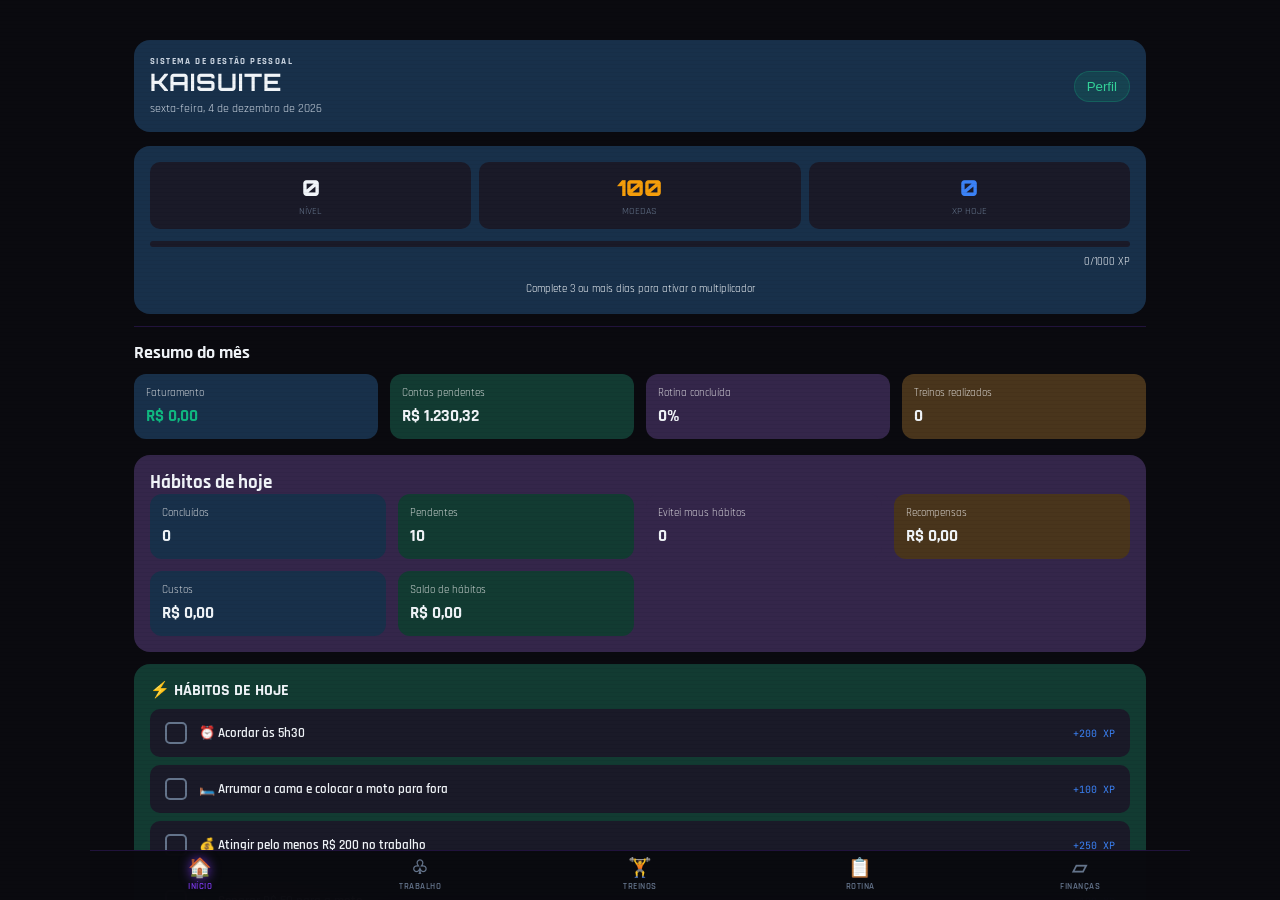
<file: index.html>
<!DOCTYPE html>
<html lang="pt-BR">
<head>
  <meta charset="UTF-8">
  <meta name="viewport" content="width=device-width, initial-scale=1.0, maximum-scale=1.0, user-scalable=no">
  <meta http-equiv="Cache-Control" content="no-cache, no-store, must-revalidate">
  <meta http-equiv="Pragma" content="no-cache">
  <meta http-equiv="Expires" content="0">
  <title>KaiSuite - Gestão Pessoal</title>
  <link rel="manifest" href="manifest.json">
  <link rel="stylesheet" href="css/style.css">
  <meta name="theme-color" content="#7c3aed">
  <link href="https://fonts.googleapis.com/css2?family=Rajdhani:wght@400;600;700&family=Orbitron:wght@400;700;900&family=JetBrains+Mono:wght@400;500&display=swap" rel="stylesheet">
  <style>
    :root {
      --bg: #0a0a0f;
      --card: #14141e;
      --card2: #1a1a28;
      --purple: #7c3aed;
      --red: #ef4444;
      --gold: #f59e0b;
      --green: #10b981;
      --blue: #3b82f6;
      --text: #f1f5f9;
      --muted: #64748b;
      --border: rgba(124,58,237,0.2);
    }
    * { margin: 0; padding: 0; box-sizing: border-box; -webkit-tap-highlight-color: transparent; }
    body {
      background: var(--bg);
      color: var(--text);
      font-family: 'Rajdhani', sans-serif;
      max-width: 430px;
      margin: 0 auto;
      height: 100vh;
      display: flex;
      flex-direction: column;
      overflow: hidden;
    }
    #screen-area {
      flex: 1;
      overflow-y: auto;
      padding: 16px;
      padding-bottom: 70px;
    }
      /* SCROLL AREA */
      #screen-area {
        flex: 1;
        overflow-y: auto;
        overflow-x: hidden;
        scrollbar-width: none;
        padding-bottom: 70px;
      }
      #screen-area::-webkit-scrollbar {
        display: none;
      }

    .screen { display: none; }
    .screen.active { display: block; }
    
    .card {
      background: var(--card);
      border-radius: 14px;
      border: 1px solid var(--border);
      padding: 16px;
      margin-bottom: 12px;
    }
    
    .stats-grid {
      display: grid;
      grid-template-columns: repeat(3, 1fr);
      gap: 8px;
      margin-bottom: 12px;
    }
    .stat-box {
      background: var(--card2);
      border-radius: 10px;
      padding: 12px;
      text-align: center;
    }
    .stat-value {
      font-family: 'Orbitron', monospace;
      font-size: 22px;
      font-weight: 900;
    }
    .stat-label {
      font-size: 10px;
      color: var(--muted);
      margin-top: 4px;
    }
    
    .prog-bar {
      height: 6px;
      background: var(--card2);
      border-radius: 3px;
      overflow: hidden;
      margin: 8px 0;
    }
    .prog-fill {
      height: 100%;
      background: linear-gradient(90deg, var(--purple), var(--blue));
      width: 0%;
      transition: width 0.3s;
    }
    
    .task-row {
      display: flex;
      align-items: center;
      gap: 12px;
      padding: 12px 14px;
      background: var(--card2);
      border-radius: 10px;
      margin-bottom: 8px;
      cursor: pointer;
    }
    .task-row.done { background: rgba(16,185,129,0.1); }
    .task-check {
      width: 22px;
      height: 22px;
      border-radius: 5px;
      border: 2px solid var(--muted);
      display: flex;
      align-items: center;
      justify-content: center;
    }
    .task-row.done .task-check { background: var(--green); border-color: var(--green); color: #000; }
    .task-label { flex: 1; font-weight: 600; font-size: 13px; }
    .task-xp { font-size: 10px; color: var(--blue); font-family: 'JetBrains Mono', monospace; }
    .task-time { font-size: 10px; color: var(--gold); font-family: 'JetBrains Mono', monospace; min-width: 50px; }
    
    .bad-row {
      display: flex;
      align-items: center;
      justify-content: space-between;
      gap: 8px;
      flex-wrap: wrap;
      padding: 12px;
      background: rgba(239,68,68,0.1);
      border-radius: 10px;
      margin-bottom: 8px;
      cursor: pointer;
    }
    .bad-row > span:first-child { flex:1 1 140px; min-width:0; line-height:1.35; }
    .bad-row > span:last-child { display:flex; flex:0 0 auto; gap:6px; }
    .bad-row .date-step { width:auto; min-width:64px; padding:8px 10px; border:1px solid rgba(255,255,255,.12); border-radius:8px; font-size:12px; line-height:1.2; white-space:nowrap; }
    
    .nav {
      position: fixed;
      bottom: 0;
      left: 50%;
      transform: translateX(-50%);
      width: 100%;
      max-width: 430px;
      background: rgba(10,10,15,0.97);
      border-top: 1px solid var(--border);
      display: flex;
      backdrop-filter: blur(20px);
    }
    .nav-btn {
      flex: 1;
      display: flex;
      flex-direction: column;
      align-items: center;
      padding: 8px;
      background: none;
      border: none;
      color: var(--muted);
      font-size: 9px;
      cursor: pointer;
    }
    .nav-btn.active { color: var(--purple); }
    .nav-icon { font-size: 18px; }
    
    .routine-item {
      display: flex;
      align-items: center;
      gap: 10px;
      padding: 10px 12px;
      background: var(--card2);
      border-radius: 10px;
      margin-bottom: 6px;
      cursor: pointer;
    }
    .routine-item.done { background: rgba(16,185,129,0.1); }
    .routine-time { font-size: 9px; color: var(--gold); font-family: 'JetBrains Mono', monospace; min-width: 45px; }
    .routine-text { font-size: 12px; flex: 1; }
    .routine-detail { font-size: 10px; color: var(--muted); margin-left: 32px; margin-bottom: 6px; }
    
    .btn {
      width: 100%;
      padding: 12px;
      border-radius: 10px;
      border: none;
      font-weight: 700;
      cursor: pointer;
      margin-top: 8px;
    }
    .btn-primary { background: var(--purple); color: white; }
    .btn-danger { background: rgba(239,68,68,0.2); color: var(--red); }
    .btn-success { background: var(--green); color: white; }
    
    .overlay {
      position: fixed;
      inset: 0;
      background: rgba(0,0,0,0.8);
      display: none;
      align-items: center;
      justify-content: center;
      z-index: 1000;
    }
    .overlay.open { display: flex; }
    .modal {
      background: var(--card);
      border-radius: 20px;
      padding: 24px;
      width: 90%;
      max-width: 350px;
    }
    .toast {
      position: fixed;
      bottom: 80px;
      left: 50%;
      transform: translateX(-50%);
      background: var(--card);
      padding: 10px 20px;
      border-radius: 10px;
      font-size: 12px;
      display: none;
      z-index: 2000;
    }
    .toast.show { display: block; }
    .lvlup {
      position: fixed;
      top: 50%;
      left: 50%;
      transform: translate(-50%, -50%);
      background: var(--card);
      padding: 30px;
      border-radius: 20px;
      text-align: center;
      display: none;
      z-index: 2000;
    }
    .lvlup.show { display: block; animation: pop 2s ease forwards; }
    @keyframes pop {
      0% { opacity: 0; transform: translate(-50%, -50%) scale(0.8); }
      20% { opacity: 1; transform: translate(-50%, -50%) scale(1.1); }
      80% { opacity: 1; }
      100% { opacity: 0; transform: translate(-50%, -50%) scale(0.9); }
    }
    .multiplier-badge {
      background: var(--gold);
      color: #000;
      padding: 4px 10px;
      border-radius: 20px;
      font-size: 11px;
      font-weight: bold;
    }
    .time-block {
      margin-bottom: 16px;
    }
    .time-title {
      font-family: 'Orbitron', monospace;
      font-size: 14px;
      color: var(--purple);
      margin: 12px 0 8px 0;
      border-left: 3px solid var(--purple);
      padding-left: 10px;
    }
    .handstand-prog {
      display: grid;
      grid-template-columns: 1fr auto;
      align-items: center;
      gap: 8px;
      margin-bottom: 8px;
    }
    .dashboard-header,.module-heading { display:flex; justify-content:space-between; align-items:center; gap:12px; margin-bottom:18px; }
    .dashboard-header h1 { font-family:'Orbitron',sans-serif; font-size:24px; letter-spacing:1px; }
    .brand-small { color:var(--muted); font-size:9px; font-weight:700; letter-spacing:1.4px; margin:0; }
    .dashboard-date,.module-heading p:not(.brand-small) { color:var(--muted); font-size:12px; margin-top:4px; }
    .view-badge { background:rgba(16,185,129,.14); color:#34d399; border:1px solid rgba(16,185,129,.25); border-radius:999px; padding:7px 12px; width:auto; }
    .dashboard-header { padding:16px; border-radius:16px; background:#18304a; margin-bottom:14px; }
    .dashboard-header .brand-small,.dashboard-date,.module-heading p:not(.brand-small) { color:#cbd5e1; }
    .module-heading { padding:16px; border-radius:16px; margin-bottom:14px; }
    #screen-work .module-heading { background:#123b32; }
    #screen-training .module-heading { background:#34264a; }
    #screen-routine .module-heading { background:#49351c; }
    #screen-finances .module-heading { background:#402630; }
    .dashboard-xp { background:#18304a; border:0; border-radius:16px; }
    .dashboard-habits-summary { background:#34264a; border:0; border-radius:16px; }
    .dashboard-tasks { background:#123b32; border:0; border-radius:16px; }
    .dashboard-avoid { background:#402630; border:0; border-radius:16px; }
    .dashboard-schedule { background:#49351c; border:0; border-radius:16px; }
    .summary-grid > div { padding:12px; border-radius:12px; background:#18304a; }
    .summary-grid > div small { color:rgba(255,255,255,.78); }
    .summary-grid > div:nth-child(4n+2) { background:#123b32; }
    .summary-grid > div:nth-child(4n+3) { background:#34264a; }
    .summary-grid > div:nth-child(4n+4) { background:#49351c; }
    .summary-grid strong { overflow-wrap:anywhere; }
    .dashboard-xp,.dashboard-habits-summary,.dashboard-tasks,.dashboard-avoid,.dashboard-schedule,.module-heading { transition:filter .18s ease,transform .18s ease; }
    .dashboard-xp:hover,.dashboard-habits-summary:hover,.dashboard-tasks:hover,.dashboard-avoid:hover,.dashboard-schedule:hover,.module-heading:hover { filter:brightness(1.07); }
    .task-row[role="button"]:focus-visible,.routine-item:focus-visible,.date-step:focus-visible,.btn:focus-visible,.nav-btn:focus-visible { outline:2px solid #c4b5fd; outline-offset:2px; }
    .date-toolbar { flex-wrap:wrap; }
    .date-toolbar input { min-height:42px; }
    .routine-toolbar { display:grid; grid-template-columns:minmax(0,1fr); gap:12px; padding:14px; border:1px solid rgba(124,58,237,.22); border-radius:18px; background:linear-gradient(145deg,#171824,#11121b); box-shadow:0 8px 24px rgba(0,0,0,.18); }
    .routine-date-controls { display:grid; grid-template-columns:42px minmax(0,1fr) 42px; align-items:center; gap:8px; min-width:0; }
    .routine-date-controls .date-step { display:grid; place-items:center; width:42px; height:46px; padding:0; border:1px solid rgba(167,139,250,.3); border-radius:12px; background:linear-gradient(160deg,#26283a,#1a1b28); color:#e2e8f0; font-size:24px; transition:background .18s ease,transform .18s ease; }
    .routine-date-controls .date-step:hover { background:#302a49; transform:translateY(-1px); }
    .routine-date-display { position:relative; display:flex; flex-direction:column; justify-content:center; min-width:0; min-height:58px; padding:8px 42px 8px 13px; overflow:hidden; border:1px solid rgba(167,139,250,.35); border-radius:13px; background:linear-gradient(140deg,rgba(124,58,237,.13),rgba(24,48,74,.45)); cursor:pointer; }
    .routine-date-display span { color:#a5b4fc; font-size:9px; font-weight:700; letter-spacing:1.2px; text-transform:uppercase; }
    .routine-date-display strong { margin-top:2px; color:#f8fafc; font-size:14px; font-weight:700; white-space:nowrap; overflow:hidden; text-overflow:ellipsis; }
    .routine-date-display .routine-calendar-icon { position:absolute; right:13px; top:50%; transform:translateY(-50%); color:#c4b5fd; font-size:18px; }
    .routine-date-display input { position:absolute; inset:0; z-index:2; width:100%; height:100%; opacity:0; cursor:pointer; }
    .routine-date-display:focus-within { outline:2px solid #c4b5fd; outline-offset:2px; }
    .bill-row { display:grid; grid-template-columns:minmax(0,1fr) auto; align-items:center; gap:10px; padding:9px 10px; margin:7px 0; border-radius:12px; background:#20202c; }
    .bill-row.is-paid { background:rgba(16,185,129,.12); }
    .bill-info { display:grid; grid-template-columns:20px minmax(0,1fr); align-items:center; gap:8px; min-width:0; cursor:pointer; }
    .bill-info input { width:18px; height:18px; accent-color:var(--green); }
    .bill-copy { display:block; min-width:0; }
    .bill-copy strong { display:block; overflow-wrap:anywhere; font-size:13px; }
    .bill-copy small { display:block; margin-top:2px; color:var(--muted2); font-size:11px; line-height:1.3; overflow-wrap:anywhere; }
    .bill-actions { display:flex; gap:6px; }
    .bill-actions button { display:grid; place-items:center; width:40px; height:40px; padding:0; margin:0; border:0; border-radius:10px; font-size:17px; cursor:pointer; }
    .bill-edit { background:#252b39; color:#dbeafe; }
    .bill-remove { background:rgba(239,68,68,.16); color:#f87171; }
    .bill-actions button:focus-visible { outline:2px solid #c4b5fd; outline-offset:2px; }
    .summary-section { border-top:1px solid var(--border); padding-top:14px; margin:8px 0 16px; }
    .summary-section h2 { font-size:18px; margin-bottom:10px; }
    .summary-grid { display:grid; grid-template-columns:repeat(2,minmax(0,1fr)); gap:12px; }
    .summary-grid small { color:var(--muted); display:block; font-size:11px; }
    .summary-grid strong { display:block; margin-top:5px; font-size:17px; }
    .good-value { color:var(--green); }
    .date-toolbar { display:flex; align-items:center; gap:8px; }
    .date-toolbar input { flex:1; min-width:0; padding:9px; color:var(--text); background:var(--card2); border:1px solid var(--border); border-radius:8px; }
    .date-step { width:38px; padding:8px; background:var(--card2); color:var(--text); font-size:20px; margin:0; }
    .form-grid { display:grid; grid-template-columns:repeat(2,minmax(0,1fr)); gap:8px; }
    .full-field { grid-column:1/-1; }
    .v360-field { display:block; margin:5px 0; color:var(--muted); font-size:11px; }
    .v360-field input,.v360-field select,.v360-field textarea { display:block; width:100%; margin-top:4px; padding:10px; color:var(--text); background:var(--card2); border:1px solid var(--border); border-radius:8px; font:inherit; }
    .v360-field textarea { min-height:60px; resize:vertical; }
    .daily-chart { display:flex; align-items:flex-end; gap:4px; min-height:140px; overflow-x:auto; padding-top:14px; }
    .chart-col { flex:1; min-width:24px; display:flex; flex-direction:column; align-items:center; justify-content:flex-end; gap:4px; height:130px; font-size:9px; color:var(--muted); }
    .chart-col i { display:block; width:100%; min-height:4px; background:linear-gradient(180deg,var(--green),#087f5b); border-radius:5px 5px 0 0; }
    .chart-bar { width:100%; min-height:2px; background:linear-gradient(180deg,var(--green),#087f5b); border-radius:5px 5px 0 0; }
    .history-row { display:flex; justify-content:space-between; gap:8px; padding:9px 0; border-bottom:1px solid var(--border); font-size:12px; }
    .history-row:last-child { border-bottom:0; }
    .v360-tabs { display:flex; gap:6px; overflow-x:auto; padding:4px 0 10px; }
    .v360-tabs button { flex:0 0 auto; width:auto; margin:0; padding:8px 10px; border-radius:9px; background:var(--card2); color:var(--muted); font-size:10px; }
    .v360-tabs button.active { background:var(--purple); color:white; }
    .habit-money-row { display:grid; grid-template-columns:minmax(0,1fr) 110px; gap:8px; align-items:center; padding:7px 0; border-bottom:1px solid var(--border); font-size:12px; }
    .habit-money-row input { width:100%; min-width:0; padding:7px; color:var(--text); background:var(--card2); border:1px solid var(--border); border-radius:7px; }
    @media (min-width:760px) {
      body { max-width:1100px; }
      #screen-area { padding:24px 28px 90px; }
      .nav { max-width:1100px; }
      .summary-grid { grid-template-columns:repeat(4,minmax(0,1fr)); }
      .form-grid { grid-template-columns:repeat(3,minmax(0,1fr)); }
    }
    .vida360-tabs { display:flex; gap:6px; overflow-x:auto; padding:4px 0 10px; scrollbar-width:thin; }
    .vida360-tabs button { flex:0 0 auto; width:auto; margin:0; padding:8px 10px; border-radius:9px; background:var(--card2); color:var(--muted); font-size:10px; }
    .vida360-tabs button.active { background:var(--purple); color:#fff; }
    .v360-grid { display:grid; grid-template-columns:repeat(2,minmax(0,1fr)); gap:8px; }
    .v360-metric { background:var(--card2); padding:12px; border-radius:10px; min-width:0; }
    .v360-metric small { color:var(--muted); display:block; font-size:10px; }
    .v360-metric strong { display:block; font-size:16px; margin-top:4px; overflow-wrap:anywhere; }
    .v360-field { display:block; margin:8px 0; font-size:11px; color:var(--muted); }
    .v360-field input,.v360-field select,.v360-field textarea,.v360-input { display:block; width:100%; padding:10px; margin-top:4px; border:1px solid var(--border); border-radius:8px; background:var(--card2); color:var(--text); font:inherit; }
    .v360-field textarea { min-height:64px; resize:vertical; }
    .v360-row { display:flex; gap:8px; align-items:center; }
    .v360-row > * { min-width:0; flex:1; }
    .v360-entry { padding:9px 0; border-bottom:1px solid var(--border); font-size:12px; }
    .v360-entry small { display:block; color:var(--muted); margin-top:3px; }
    .v360-check { display:flex; align-items:center; gap:8px; padding:8px 0; font-size:12px; }
  </style>
</head>
<body>
<div id="screen-area">
  <!-- HOME -->
  <div class="screen active" id="screen-home">
    <div class="dashboard-header"><div><div class="brand-small">SISTEMA DE GESTÃO PESSOAL</div><h1>KAISUITE</h1><div id="dashboard-date" class="dashboard-date"></div></div><button class="view-badge" onclick="goTo('profile')">Perfil</button></div>

    <div class="card dashboard-xp">
      <div class="stats-grid">
        <div class="stat-box"><div class="stat-value" id="h-lvl">0</div><div class="stat-label">NÍVEL</div></div>
        <div class="stat-box"><div class="stat-value" style="color:var(--gold)" id="h-coins">0</div><div class="stat-label">MOEDAS</div></div>
        <div class="stat-box"><div class="stat-value" style="color:var(--blue)" id="h-xp">0</div><div class="stat-label">XP HOJE</div></div>
      </div>
      <div class="prog-bar"><div class="prog-fill" id="h-xpbar"></div></div>
      <div style="font-size:11px; text-align:right; margin-top:4px;"><span id="h-xpin">0</span>/1000 XP</div>
      <div id="multiplier-display" style="margin-top:8px; text-align:center;"></div>
    </div>
    
    <div class="summary-section"><h2>Resumo do mês</h2><div class="summary-grid">
      <div><small>Faturamento</small><strong class="good-value" id="dash-month-gross">R$ 0,00</strong></div>
      <div><small>Contas pendentes</small><strong id="dash-unpaid">R$ 0,00</strong></div>
      <div><small>Rotina concluída</small><strong id="dash-routine">0%</strong></div>
      <div><small>Treinos realizados</small><strong id="dash-training">0</strong></div>
    </div></div>
    <div class="card dashboard-habits-summary"><h3>Hábitos de hoje</h3><div class="summary-grid"><div><small>Concluídos</small><strong id="dash-habits-done">0</strong></div><div><small>Pendentes</small><strong id="dash-habits-pending">0</strong></div><div><small>Evitei maus hábitos</small><strong id="dash-bad-avoided">0</strong></div><div><small>Recompensas</small><strong id="dash-habit-earned">R$ 0,00</strong></div><div><small>Custos</small><strong id="dash-habit-cost">R$ 0,00</strong></div><div><small>Saldo de hábitos</small><strong id="dash-habit-balance">R$ 0,00</strong></div></div></div>
    
    <div class="card dashboard-tasks">
      <div style="font-weight:700; margin-bottom:8px;">⚡ HÁBITOS DE HOJE</div>
      <div id="h-task-list"></div>
      <button class="btn btn-primary" onclick="goTo('habits')">Gerenciar hábitos e valores</button>
    </div>
    
    <div class="card dashboard-avoid">
      <div style="font-weight:700; margin-bottom:8px;">☠ MAUS HÁBITOS (evite)</div>
      <div id="h-habits-list"></div>
    </div>
    <div class="card dashboard-schedule"><div style="font-weight:700; margin-bottom:8px;">📅 PRÓXIMAS ATIVIDADES</div><div id="dashboard-next-activities"></div></div>
  </div>

  <div class="screen" id="screen-work">
    <div class="module-heading"><div><p class="brand-small">MÓDULO</p><h2>Trabalho</h2><p>Faturamento e atividade diária</p></div></div>
    <div class="card date-toolbar"><button class="date-step" aria-label="Dia anterior" onclick="shiftWorkDate(-1)">‹</button><input id="work-date" type="date" aria-label="Data do registro de trabalho"><button class="date-step" aria-label="Próximo dia" onclick="shiftWorkDate(1)">›</button></div>
    <div class="summary-grid card"><div><small>Faturamento do dia</small><strong id="work-day-total">R$ 0,00</strong></div><div><small>Uber</small><strong id="work-day-uber">R$ 0,00</strong></div><div><small>99</small><strong id="work-day-99">R$ 0,00</strong></div><div><small>Dias trabalhados no mês</small><strong id="work-month-days">0</strong></div></div>
    <form id="work-form" class="card form-grid">
      <label class="v360-field">Faturamento Uber (R$)<input name="uber" type="number" min="0" step=".01"></label>
      <label class="v360-field">Faturamento 99 (R$)<input name="app99" type="number" min="0" step=".01"></label>
      <label class="v360-field">Horas trabalhadas<input name="hours" type="number" min="0" step=".25"></label>
      <label class="v360-field">Corridas<input name="rides" type="number" min="0" step="1"></label>
      <label class="v360-field">Km rodados<input name="km" type="number" min="0" step=".1"></label>
      <label class="v360-field">Combustível (R$)<input name="fuel" type="number" min="0" step=".01"></label>
      <label class="v360-field full-field">Observações<textarea name="notes"></textarea></label>
      <button class="btn btn-primary full-field">Salvar faturamento do dia</button>
    </form>
    <div class="card"><h3>Relatório do mês</h3><div class="summary-grid"><div><small>Total Uber</small><strong id="work-month-uber">R$ 0,00</strong></div><div><small>Total 99</small><strong id="work-month-99">R$ 0,00</strong></div><div><small>Média por dia</small><strong id="work-month-average">R$ 0,00</strong></div><div><small>Melhor dia</small><strong id="work-month-best">—</strong></div></div><div id="work-chart" class="daily-chart"></div></div>
    <div class="card"><h3>Histórico do mês</h3><div id="work-history"></div></div>
  </div>
  
  <!-- HÁBITOS -->
  <div class="screen" id="screen-habits">
    <div style="margin-bottom:16px;"><div class="stat-value" style="font-size:20px;">⚡ Hábitos Diários</div><div style="font-size:12px; color:var(--muted);">Configure recompensas e custos individuais</div></div>
    <div id="daily-list"></div>
    <div class="card"><h3>Valores por hábito</h3><div id="habit-money-config"></div><button class="btn btn-primary" onclick="saveHabitMoney()">Salvar valores</button></div>
    <div class="card"><h3>Custos dos maus hábitos</h3><div id="bad-habit-money-config"></div><button class="btn btn-primary" onclick="saveHabitMoney()">Salvar valores</button></div>
    <div class="card" style="text-align:center; margin-top:12px;">
      <div class="stat-value" style="font-size:28px; color:var(--red)" id="hp-val">100</div>
      <div class="stat-label">PONTOS DE VIDA</div>
      <div class="prog-bar"><div class="prog-fill" id="hp-bar" style="background:linear-gradient(90deg,#991b1b,var(--red)); width:100%"></div></div>
      <button class="btn btn-primary" onclick="recoverHP()">+ RECUPERAR 20 PV (50 MOEDAS)</button>
      <div style="font-size:10px; margin-top:6px;" id="hp-recovery-limit">Recuperações: 0/3</div>
    </div>
  </div>
  
  <!-- HANDSTAND TREINOS -->
  <div class="screen" id="screen-training">
    <div class="module-heading"><div><p class="brand-small">MÓDULO</p><h2>Treinos</h2><p>Registre cargas e acompanhe a evolução</p></div></div>
    <div class="card date-toolbar"><button class="date-step" aria-label="Dia anterior" onclick="shiftTrainingDate(-1)">‹</button><input id="training-date" type="date" aria-label="Data do treino"><button class="date-step" aria-label="Próximo dia" onclick="shiftTrainingDate(1)">›</button></div>
    <form id="training-form" class="card"><div id="training-exercises"></div><label class="v360-field">Notas do treino<textarea name="notes"></textarea></label><button class="btn btn-primary">Salvar treino desta data</button></form>
    <div class="card"><button class="btn btn-danger" onclick="toggleExerciseEditor()">Editar lista de exercícios</button><div id="exercise-editor"></div></div>
    <div class="card"><h3>Evolução por exercício</h3><label class="v360-field">Exercício<select id="training-chart-exercise"></select></label><div id="training-chart" class="daily-chart"></div></div>
    <div class="card"><h3>Treinos anteriores</h3><div id="training-history"></div></div>
    <div class="card"><h3>Prática de bananeira</h3><form id="handstand-form" class="form-grid"><label class="v360-field">Data<input name="date" type="date"></label><label class="v360-field">Minutos praticados<input name="minutes" type="number" min="0" step=".5"></label><button class="btn btn-primary full-field">Registrar prática</button></form><div id="handstand-history"></div></div>
  </div>
  
  <!-- ROTINA DIÁRIA -->
  <div class="screen" id="screen-routine">
    <div style="margin-bottom:16px;">
      <div class="stat-value" style="font-size:20px;">📋 ROTINA DIÁRIA DETALHADA</div>
      <div style="font-size:12px; color:var(--muted);">Siga sua rotina e acompanhe o progresso do dia.</div>
    </div>
    <div class="card date-toolbar routine-toolbar"><div class="routine-date-controls"><button class="date-step" aria-label="Dia anterior" onclick="shiftRoutineDate(-1)">‹</button><label class="routine-date-display"><span>Rotina do dia</span><strong id="routine-date-label">Data selecionada</strong><span class="routine-calendar-icon" aria-hidden="true">▦</span><input id="routine-date" type="date" aria-label="Selecionar data da rotina"></label><button class="date-step" aria-label="Próximo dia" onclick="shiftRoutineDate(1)">›</button></div></div>
    
    <!-- PROGRESS SUMMARY -->
    <div class="card" style="text-align:center; background:linear-gradient(135deg, var(--card2), rgba(124,58,237,0.1));">
      <div class="stat-value" id="routine-progress-percent">0%</div>
      <div class="stat-label">CONCLUÍDO HOJE</div>
      <div class="prog-bar"><div class="prog-fill" id="routine-progress-bar" style="width:0%"></div></div>
      <div style="font-size:11px; margin-top:6px;"><span id="routine-completed-count">0</span>/<span id="routine-total-count">0</span> etapas</div>
    </div>
    
    <div id="routine-container"></div>

    <button class="btn btn-success" onclick="completeRoutineDay()" style="margin-top:8px;">🏆 CONCLUIR ROTINA COMPLETA (BÔNUS)</button>
  </div>

  <div class="screen" id="screen-finances">
    <div class="module-heading"><div><p class="brand-small">MÓDULO</p><h2>Finanças</h2><p>Contas, pagamentos e metas</p></div></div>
    <div class="card date-toolbar"><button class="date-step" aria-label="Mês anterior" onclick="shiftFinanceMonth(-1)">‹</button><input id="finance-month" type="month" aria-label="Mês das contas"><button class="date-step" aria-label="Próximo mês" onclick="shiftFinanceMonth(1)">›</button></div>
    <div class="card"><h3>Contas do mês</h3><div id="monthly-bills"></div><form id="bill-form" class="form-grid"><label class="v360-field">Nome da conta<input name="name" required></label><label class="v360-field">Valor (R$)<input name="amount" type="number" min="0" step=".01" required></label><label class="v360-field">Vencimento (dia)<input name="dueDay" type="number" min="1" max="31" placeholder="Opcional"></label><label class="v360-field">Categoria<select name="category"><option>Moradia</option><option>Transporte</option><option>Alimentação</option><option>Serviços</option><option>Impostos</option><option>Saúde</option><option>Outros</option></select></label><label class="v360-check full-field"><input name="recurring" type="checkbox" checked> Repetir nos próximos meses</label><button class="btn btn-primary full-field">Adicionar conta</button></form></div>
    <div class="card"><h3>Resumo do mês</h3><div class="summary-grid"><div><small>Valor total</small><strong id="bill-total">R$ 0,00</strong></div><div><small>Já pago</small><strong id="bill-paid">R$ 0,00</strong></div><div><small>Falta pagar</small><strong id="bill-pending">R$ 0,00</strong></div><div><small>Contas pagas / pendentes</small><strong id="bill-counts">0 / 0</strong></div></div></div>
    <div class="card"><h3>Metas de economia mensal</h3><form id="savings-form" class="form-grid"><label class="v360-field">Futuro / reserva (R$)<input name="saveFuture" type="number" min="0" step=".01"></label><label class="v360-field">Futura casa (R$)<input name="saveHouse" type="number" min="0" step=".01"></label><button class="btn btn-primary full-field">Salvar metas</button></form><div id="savings-total"></div></div>
    <div class="card"><h3>Lançamentos financeiros</h3><form id="transaction-form" class="form-grid"><label class="v360-field">Data<input name="date" type="date"></label><label class="v360-field">Tipo<select name="type"><option value="despesa">Despesa</option><option value="receita">Receita</option></select></label><label class="v360-field">Valor (R$)<input name="amount" type="number" min="0" step=".01"></label><label class="v360-field">Descrição<input name="desc"></label><button class="btn btn-primary full-field">Registrar lançamento</button></form><div id="transaction-list"></div></div>
  </div>

  <div class="screen" id="screen-vida360">
    <div style="margin-bottom:12px;"><div class="stat-value" style="font-size:20px;">🌐 VIDA 360</div><div style="font-size:12px; color:var(--muted);">Trabalho, finanças, saúde e desenvolvimento pessoal</div></div>
    <div id="vida360-app"></div>
  </div>
  
  <!-- PROFILE -->
  <div class="screen" id="screen-profile">
    <div style="margin-bottom:16px;"><div class="stat-value" style="font-size:20px;">👤 Perfil</div></div>
    <div class="card" style="text-align:center;">
      <div class="stat-value" style="font-size:32px;">⚔️</div>
      <div class="stat-value" style="font-size:18px;" id="p-name">KAISUI</div>
      <div style="color:var(--gold); font-size:12px;" id="p-rank">O TEMEROSO</div>
    </div>
    <div class="card">
      <div style="font-weight:700;">ATRIBUTOS</div>
      <div id="p-stats"></div>
    </div>
    <button class="btn btn-danger" onclick="resetGame()">⟳ REINICIAR PROGRESSO</button>
  </div>
</div>

<nav class="nav">
  <button class="nav-btn active" onclick="goTo('home')" id="nav-home" aria-current="page"><span class="nav-icon">🏠</span>Início</button>
  <button class="nav-btn" onclick="goTo('work')" id="nav-work"><span class="nav-icon">♧</span>Trabalho</button>
  <button class="nav-btn" onclick="goTo('training')" id="nav-training"><span class="nav-icon">🏋️</span>Treinos</button>
  <button class="nav-btn" onclick="goTo('routine')" id="nav-routine"><span class="nav-icon">📋</span>Rotina</button>
  <button class="nav-btn" onclick="goTo('finances')" id="nav-finances"><span class="nav-icon">▱</span>Finanças</button>
</nav>

<div class="overlay" id="overlay" onclick="closeModal()"><div class="modal" id="modal-body"></div></div>
<div class="toast" id="toast"></div>
<div class="lvlup" id="lvlup"></div>

<script src="js/app.js"></script>
<script>
  if ("serviceWorker" in navigator && /^https?:$/.test(location.protocol)) {
    const refreshKey = "kaisui-sw-controller-refresh";
    if (sessionStorage.getItem(refreshKey)) sessionStorage.removeItem(refreshKey);
    navigator.serviceWorker.addEventListener("controllerchange", () => {
      if (sessionStorage.getItem(refreshKey)) return;
      sessionStorage.setItem(refreshKey, "1");
      location.reload();
    });
    window.addEventListener("load", async () => {
      try {
        const registration = await navigator.serviceWorker.register("./sw.js", { updateViaCache: "none" });
        await registration.update();
      } catch (error) {
        console.warn("Não foi possível verificar atualizações do KaiSuite.", error);
      }
    });
  }
</script>
</body>
</html>
</file>
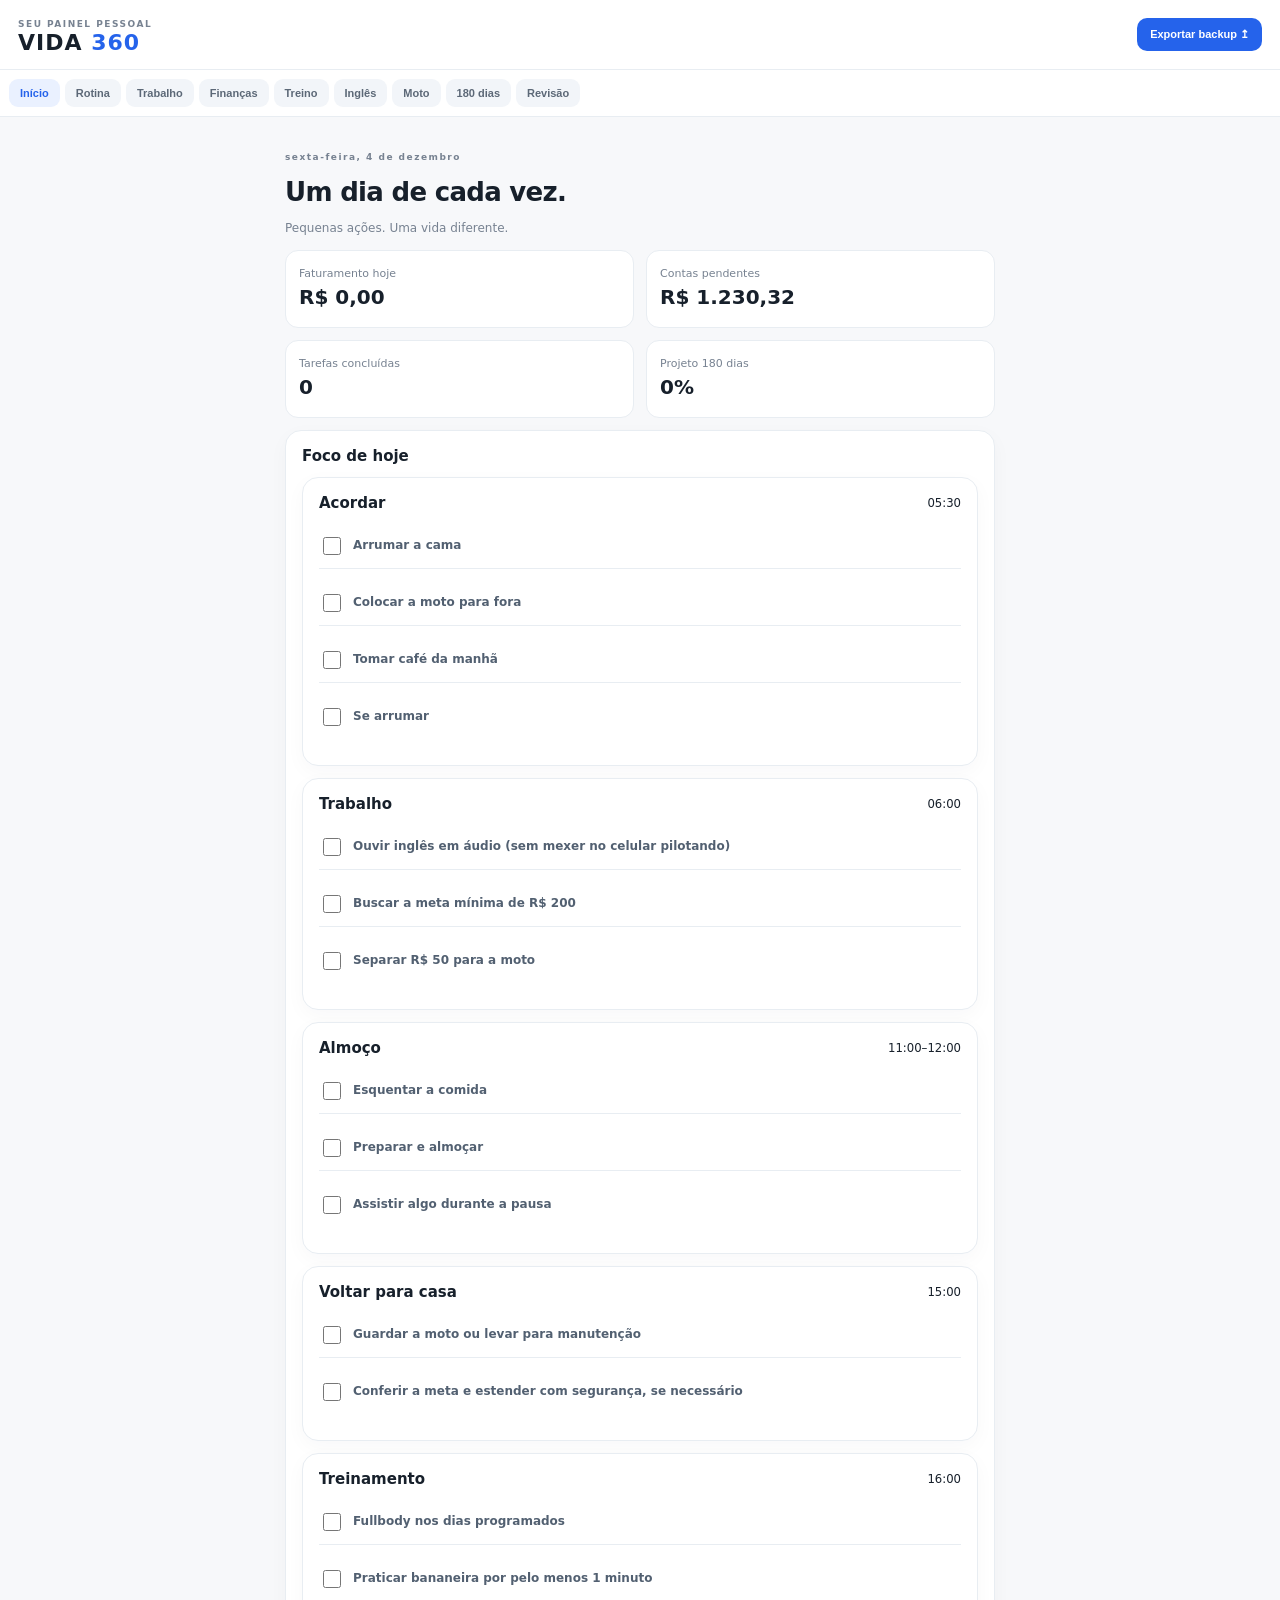
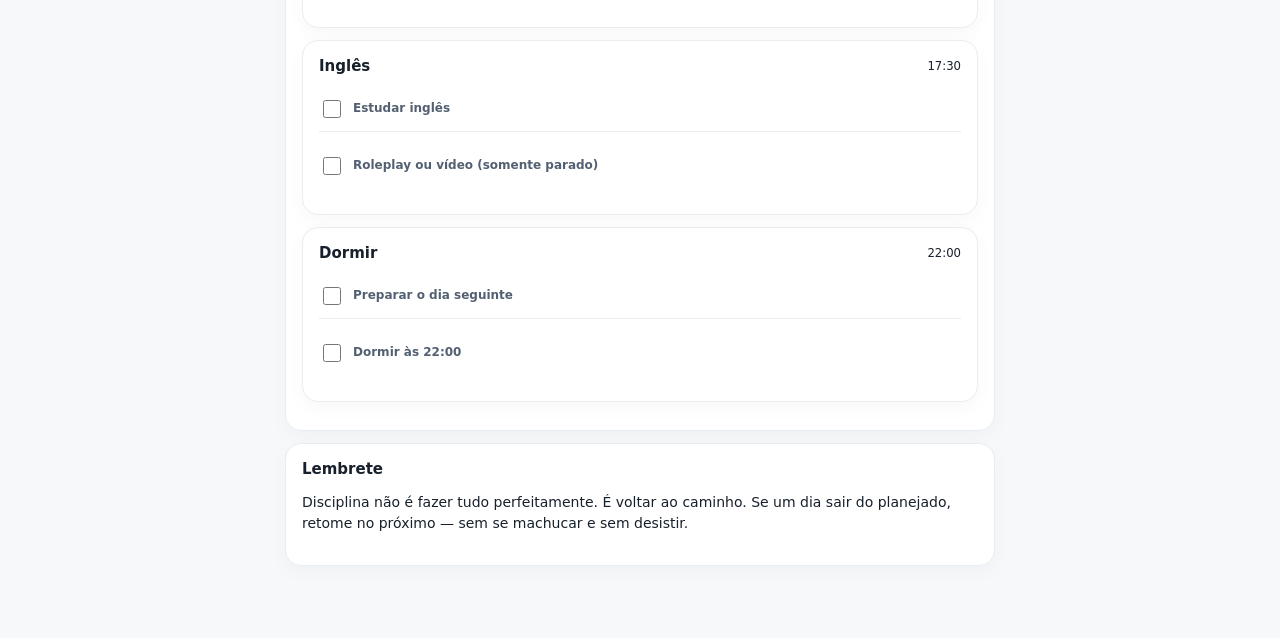
<file: VIDA_360/index.html>
<!doctype html><html lang="pt-BR"><head><meta charset="utf-8"><meta name="viewport" content="width=device-width,initial-scale=1"><meta name="theme-color" content="#f7f8fa"><title>VIDA 360</title><link rel="manifest" href="manifest.json"><link rel="stylesheet" href="styles.css"></head><body>
<header><div><small>SEU PAINEL PESSOAL</small><h1>VIDA <b>360</b></h1></div><button id="backup">Exportar backup ↥</button></header>
<nav id="nav"><button data-page="inicio" class="sel">Início</button><button data-page="rotina">Rotina</button><button data-page="trabalho">Trabalho</button><button data-page="financas">Finanças</button><button data-page="treino">Treino</button><button data-page="ingles">Inglês</button><button data-page="moto">Moto</button><button data-page="projeto">180 dias</button><button data-page="revisao">Revisão</button></nav>
<main>
<section id="inicio" class="page active"><p class="eyebrow" id="data"></p><h2>Um dia de cada vez.</h2><p class="muted">Pequenas ações. Uma vida diferente.</p><div class="grid" id="metrics"></div><article><h3>Foco de hoje</h3><div id="dashTasks"></div></article><article><h3>Lembrete</h3><p>Disciplina não é fazer tudo perfeitamente. É voltar ao caminho. Se um dia sair do planejado, retome no próximo — sem se machucar e sem desistir.</p></article></section>
<section id="rotina" class="page"><h2>Minha rotina</h2><p class="muted">Marque cada tarefa quando concluir.</p><div id="routine"></div></section>
<section id="trabalho" class="page"><h2>Meu trabalho</h2><p class="muted">Registre faturamento bruto, horas, corridas e custos.</p><article><div class="grid"><label>Data<input id="wdate" type="date"></label><label>Faturamento bruto (R$)<input id="gross" type="number" step=".01"></label><label>Horas trabalhadas<input id="hours" type="number" step=".25"></label><label>Corridas<input id="rides" type="number"></label><label>Km rodados<input id="km" type="number" step=".1"></label><label>Combustível (R$)<input id="fuelcost" type="number" step=".01"></label></div><label>Observações<textarea id="wnotes"></textarea></label><button id="saveWork">Salvar dia</button></article><article><h3>Metas diárias</h3><div class="grid"><label>Meta mínima<input id="minGoal" type="number"></label><label>Meta esperada<input id="targetGoal" type="number"></label><label>Reserva da moto/dia<input id="reserve" type="number"></label><label>Limite de extensão<input id="endTime" type="time"></label></div><button id="saveGoals">Salvar metas</button></article><article><h3>Histórico</h3><div id="workHistory"></div></article></section>
<section id="financas" class="page"><h2>Minhas finanças</h2><div id="billSummary" class="grid"></div><article><div class="between"><h3>Contas do mês</h3><button id="addBill">＋ Adicionar</button></div><div id="bills"></div></article><article><h3>Metas de economia mensal</h3><div class="grid"><label>Futuro / reserva<input id="saveFuture" type="number"></label><label>Casa própria<input id="saveHouse" type="number"></label></div><button id="saveSavings">Salvar metas</button><p class="muted">Metas são objetivos, não valores garantidos. Considere combustível, manutenção, alimentação e dívidas antes de separar dinheiro.</p></article><article><h3>Lançamento financeiro</h3><div class="grid"><label>Tipo<select id="txType"><option value="despesa">Despesa</option><option value="receita">Receita</option></select></label><label>Valor<input id="txAmount" type="number" step=".01"></label></div><label>Descrição<input id="txDesc"></label><button id="addTx">Registrar</button><div id="txList"></div></article></section>
<section id="treino" class="page"><h2>Treinamento</h2><p class="muted">Fullbody 3 vezes por semana. Bananeira diariamente por pelo menos 1 minuto.</p><article><h3>Registrar treino · 16:00</h3><div id="exercises"></div><label>Notas<textarea id="trainNotes"></textarea></label><button id="saveTrain">Salvar treino</button></article><article><h3>Prática de bananeira</h3><label>Minutos praticados<input id="handstand" type="number" step=".5"></label><button id="saveHand">Registrar</button><div id="trainHistory"></div></article></section>
<section id="ingles" class="page"><h2>Meu inglês</h2><p class="muted">Áudio durante o deslocamento; vídeos e exercícios somente quando estiver parado. Nunca use o celular pilotando.</p><article><h3>Estudo de hoje</h3><div class="grid"><label>Escuta (min)<input id="listen" type="number"></label><label>Conversação (min)<input id="speak" type="number"></label></div><label>Notas<textarea id="englishNotes"></textarea></label><button id="saveEnglish">Salvar estudo</button></article><article><div class="between"><h3>Lista de vídeos</h3><button id="addVideo">＋ Adicionar</button></div><div id="videos"></div></article><article><h3>Ideias de conversação</h3><p>Apresentações · Restaurante · Trabalho · Viagem · Conversas do dia a dia · Falar com estrangeiros.</p></article></section>
<section id="moto" class="page"><h2>Minha moto</h2><article><h3>Quilometragem</h3><label>Odômetro atual (km)<input id="odometer" type="number" step=".1"></label><button id="saveOdo">Atualizar</button></article><article><h3>Abastecimento</h3><div class="grid"><label>Data<input id="fdate" type="date"></label><label>Valor (R$)<input id="fcost" type="number" step=".01"></label><label>Litros<input id="liters" type="number" step=".01"></label><label>Odômetro<input id="fodo" type="number" step=".1"></label></div><button id="saveFuel">Salvar abastecimento</button><div id="fuelHistory"></div></article><article><div class="between"><h3>Manutenção</h3><button id="addMaint">＋ Registrar</button></div><div id="maintenance"></div></article><article><div class="between"><h3>Peças e compras</h3><button id="addPart">＋ Adicionar</button></div><div id="parts"></div></article></section>
<section id="projeto" class="page"><h2>Projeto de 180 dias</h2><article><div class="between"><b id="projectCount">0/180</b><span id="projectPct">0%</span></div><progress id="progress" value="0" max="180"></progress><div class="grid"><label>Data<input id="pdate" type="date"></label><label>Dia do projeto<input id="pday" type="number" min="1" max="180"></label></div><label>Vídeo (link ou nome do arquivo)<input id="pvideo"></label><label>Resumo do dia<textarea id="ptext"></textarea></label><div class="grid"><label>Vitória<input id="pwin"></label><label>Desafio<input id="pchallenge"></label></div><label>Aprendizado<input id="plesson"></label><button id="saveProject">Salvar registro</button></article><article><h3>Registros anteriores</h3><div id="projectHistory"></div></article></section>
<section id="revisao" class="page"><h2>Revisão diária</h2><article><label>Como foi meu dia?<select id="mood"><option value="">Selecione</option><option>Excelente</option><option>Bom</option><option>Normal</option><option>Difícil</option><option>Muito difícil</option></select></label><label>O que fiz bem?<textarea id="reviewWin"></textarea></label><label>O que melhorar amanhã?<textarea id="reviewImprove"></textarea></label><label>Prioridade de amanhã<input id="priority"></label><button id="saveReview">Salvar revisão</button></article><article><h3>Dados e privacidade</h3><p>Os dados ficam neste navegador/dispositivo. Limpar os dados do navegador pode apagá-los. Faça backups regularmente.</p><button id="importBtn">Importar backup</button><input id="importFile" type="file" accept="application/json" hidden><button class="danger" id="reset">Apagar todos os dados</button></article></section>
</main><div id="toast"></div><script src="app.js"></script><script>if("serviceWorker" in navigator)window.addEventListener("load",()=>navigator.serviceWorker.register("./sw.js").catch(()=>{}));</script></body></html>
</file>
<file: css/style.css>
:root {
        --bg: #0a0a0f;
        --bg2: #111118;
        --card: #14141e;
        --card2: #1a1a28;
        --card3: #1e1e30;
        --blue: #3b82f6;
        --blue2: #1d4ed8;
        --purple: #7c3aed;
        --purple2: #5b21b6;
        --red: #ef4444;
        --gold: #f59e0b;
        --green: #10b981;
        --text: #f1f5f9;
        --muted: #64748b;
        --muted2: #94a3b8;
        --border: rgba(124, 58, 237, 0.2);
        --border-blue: rgba(59, 130, 246, 0.2);
        font-size: 16px;
      }
      * {
        margin: 0;
        padding: 0;
        box-sizing: border-box;
        -webkit-tap-highlight-color: transparent;
      }
      html,
      body {
        height: 100%;
        overflow: hidden;
      }
      body {
        background: var(--bg);
        color: var(--text);
        font-family: "Rajdhani", sans-serif;
        display: flex;
        flex-direction: column;
        max-width: 430px;
        margin: 0 auto;
        position: relative;
      }

      /* SCANLINE */
      body::after {
        content: "";
        position: fixed;
        inset: 0;
        background: repeating-linear-gradient(
          0deg,
          transparent,
          transparent 3px,
          rgba(0, 0, 0, 0.04) 3px,
          rgba(0, 0, 0, 0.04) 4px
        );
        pointer-events: none;
        z-index: 9000;
      }

      /* SCROLL AREA */
      #screen-area {
        flex: 1;
        overflow-y: auto;
        overflow-x: hidden;
        scrollbar-width: none;
        padding-bottom: 70px;
      }
      #screen-area::-webkit-scrollbar {
        display: none;
      }

      /* ── NAV ── */
      .nav {
        position: fixed;
        bottom: 0;
        left: 50%;
        transform: translateX(-50%);
        width: 100%;
        max-width: 430px;
        background: rgba(10, 10, 15, 0.97);
        border-top: 1px solid var(--border);
        display: flex;
        z-index: 800;
        backdrop-filter: blur(20px);
        overflow-x: auto;
        scrollbar-width: none;
      }
      .nav::-webkit-scrollbar {
        display: none;
      }
      .nav-btn {
        flex: 1;
        display: flex;
        flex-direction: column;
        align-items: center;
        justify-content: center;
        padding: 8px 2px;
        cursor: pointer;
        border: none;
        background: transparent;
        color: var(--muted);
        font-family: "Rajdhani", sans-serif;
        font-size: 9px;
        font-weight: 600;
        letter-spacing: 0.5px;
        text-transform: uppercase;
        gap: 3px;
        transition: color 0.2s;
        min-width: 60px;
      }
      .nav-btn .nav-icon {
        font-size: 19px;
        line-height: 1;
      }
      .nav-btn.active {
        color: var(--purple);
      }
      .nav-btn.active .nav-icon {
        filter: drop-shadow(0 0 6px rgba(124, 58, 237, 0.8));
      }

      /* ── SCREENS ── */
      .screen {
        display: none;
        padding: 16px 16px 0;
      }
      .screen.active {
        display: block;
      }

      /* ── CARDS ── */
      .card {
        background: var(--card);
        border-radius: 14px;
        border: 1px solid rgba(255, 255, 255, 0.06);
        padding: 16px;
        margin-bottom: 12px;
        position: relative;
        overflow: hidden;
      }
      .card-glow-top {
        position: absolute;
        top: 0;
        left: 0;
        right: 0;
        height: 1px;
        background: linear-gradient(
          90deg,
          transparent,
          var(--purple),
          transparent
        );
        opacity: 0.5;
      }
      .card-glow-top.blue {
        background: linear-gradient(
          90deg,
          transparent,
          var(--blue),
          transparent
        );
      }
      .card-glow-top.gold {
        background: linear-gradient(
          90deg,
          transparent,
          var(--gold),
          transparent
        );
      }

      /* ── TYPOGRAPHY ── */
      .page-title {
        font-family: "Orbitron", monospace;
        font-size: 20px;
        font-weight: 900;
        color: var(--text);
        margin-bottom: 2px;
      }
      .page-subtitle {
        font-size: 13px;
        color: var(--muted2);
        margin-bottom: 16px;
      }
      .section-label {
        font-family: "Orbitron", monospace;
        font-size: 10px;
        font-weight: 700;
        letter-spacing: 3px;
        text-transform: uppercase;
        margin-bottom: 10px;
      }

      /* ── PROGRESS BAR ── */
      .prog-bar {
        height: 5px;
        background: var(--card3);
        border-radius: 3px;
        overflow: hidden;
      }
      .prog-fill {
        height: 100%;
        border-radius: 3px;
        transition: width 0.8s cubic-bezier(0.34, 1.56, 0.64, 1);
      }
      .prog-fill.xp {
        background: linear-gradient(90deg, var(--purple2), var(--purple));
      }
      .prog-fill.hp {
        background: linear-gradient(90deg, #991b1b, var(--red));
      }
      .prog-fill.green {
        background: linear-gradient(90deg, #065f46, var(--green));
      }

      /* ── HOME STATS GRID ── */
      .home-stats {
        display: grid;
        grid-template-columns: 1fr 1fr 1fr;
        gap: 8px;
        margin-bottom: 12px;
      }
      .stat-box {
        background: var(--card2);
        border-radius: 10px;
        padding: 12px 10px;
        text-align: center;
      }
      .stat-box .val {
        font-family: "Orbitron", monospace;
        font-size: 20px;
        font-weight: 900;
        display: block;
      }
      .stat-box .lbl {
        font-size: 10px;
        color: var(--muted);
        letter-spacing: 0.5px;
        font-family: "JetBrains Mono", monospace;
        margin-top: 3px;
        display: block;
      }

      /* ── HOME ACTION GRID ── */
      .action-grid {
        display: grid;
        grid-template-columns: 1fr 1fr 1fr;
        gap: 8px;
        margin-bottom: 12px;
      }
      .action-box {
        background: var(--card2);
        border-radius: 12px;
        padding: 14px 10px;
        text-align: center;
        cursor: pointer;
        border: 1px solid transparent;
        transition: all 0.2s;
      }
      .action-box:hover {
        border-color: var(--border);
      }
      .action-box .a-icon {
        font-size: 26px;
        margin-bottom: 6px;
        display: block;
      }
      .action-box .a-val {
        font-family: "Orbitron", monospace;
        font-size: 18px;
        font-weight: 900;
      }
      .action-box .a-lbl {
        font-size: 10px;
        color: var(--muted);
        font-family: "JetBrains Mono", monospace;
        letter-spacing: 0.5px;
        margin-top: 2px;
        display: block;
      }

      /* ── TASK ITEM ── */
      .task-row {
        display: flex;
        align-items: center;
        gap: 12px;
        padding: 14px 14px;
        background: var(--card2);
        border-radius: 10px;
        margin-bottom: 8px;
        cursor: pointer;
        border: 1px solid transparent;
        transition: all 0.2s;
      }
      .task-row:hover {
        border-color: var(--border);
      }
      .task-row.done {
        background: rgba(16, 185, 129, 0.07);
        border-color: rgba(16, 185, 129, 0.25);
      }
      .task-check {
        width: 22px;
        height: 22px;
        border-radius: 5px;
        border: 2px solid var(--muted);
        flex-shrink: 0;
        display: flex;
        align-items: center;
        justify-content: center;
        font-size: 13px;
        transition: all 0.2s;
      }
      .task-row.done .task-check {
        background: var(--green);
        border-color: var(--green);
        color: #fff;
      }

      .mission-check {
        width: 22px;
        height: 22px;
        border-radius: 5px;
        border: 2px solid var(--muted);
        flex-shrink: 0;
        display: flex;
        align-items: center;
        justify-content: center;
        font-size: 13px;
        transition: all 0.2s;
        margin-right: 12px;
      }
      .mission-card.done .mission-check {
        background: var(--green);
        border-color: var(--green);
        color: #fff;
      }
      .task-label {
        flex: 1;
        font-size: 14px;
        font-weight: 600;
      }
      .task-badge {
        font-family: "JetBrains Mono", monospace;
        font-size: 10px;
        color: var(--purple);
        background: rgba(124, 58, 237, 0.15);
        padding: 3px 8px;
        border-radius: 20px;
      }

      /* ── HABIT ITEM ── */
      .habit-row {
        display: flex;
        align-items: center;
        gap: 12px;
        padding: 14px;
        background: var(--card2);
        border-radius: 10px;
        margin-bottom: 8px;
        cursor: pointer;
        border: 1px solid transparent;
        transition: all 0.2s;
      }
      .habit-row:hover {
        border-color: rgba(245, 158, 11, 0.3);
      }

      /* ── MISSION ITEM ── */
      .mission-row {
        display: flex;
        align-items: center;
        gap: 12px;
        padding: 14px;
        background: var(--card2);
        border-radius: 10px;
        margin-bottom: 8px;
        cursor: pointer;
        border: 1px solid transparent;
        transition: all 0.2s;
      }
      .mission-row:hover {
        border-color: var(--border-blue);
        transform: translateX(2px);
      }
      .mission-row.done {
        opacity: 0.55;
      }
      .tier-dot {
        width: 8px;
        height: 8px;
        border-radius: 50%;
        flex-shrink: 0;
      }
      .mission-info {
        flex: 1;
        min-width: 0;
      }
      .mission-name {
        font-size: 14px;
        font-weight: 600;
        margin-bottom: 2px;
        white-space: nowrap;
        overflow: hidden;
        text-overflow: ellipsis;
      }
      .mission-cat {
        font-size: 11px;
        color: var(--muted);
        font-family: "JetBrains Mono", monospace;
      }
      .mission-xp {
        font-family: "JetBrains Mono", monospace;
        font-size: 12px;
        color: var(--blue);
        font-weight: 600;
        text-align: right;
      }
      .mission-coins {
        font-family: "JetBrains Mono", monospace;
        font-size: 10px;
        color: var(--gold);
        text-align: right;
      }

      /* ── NOVO SISTEMA DE MISSÕES ── */
      .mission-section-title {
        font-size: 11px;
        font-weight: 700;
        letter-spacing: 2px;
        color: var(--muted);
        margin: 16px 0 10px 4px;
        font-family: "Orbitron", monospace;
      }
      .mission-card {
        background: var(--card2);
        border-radius: 14px;
        padding: 14px 16px;
        margin-bottom: 10px;
        border: 1px solid transparent;
        transition: all 0.25s ease;
        cursor: pointer;
        position: relative;
      }
      .mission-card:hover {
        border-color: var(--border-blue);
        transform: translateY(-2px);
      }
      .mission-card.active {
        border-color: var(--purple);
        background: linear-gradient(135deg, var(--card2) 0%, rgba(124, 58, 237, 0.08) 100%);
      }
      .mission-card.done {
        opacity: 0.5;
        background: var(--card);
      }
      .mission-card.done .mission-name {
        text-decoration: line-through;
      }
      .mission-header {
        display: flex;
        justify-content: space-between;
        align-items: center;
        margin-bottom: 8px;
      }
      .mission-tier-badge {
        font-family: "JetBrains Mono", monospace;
        font-size: 10px;
        font-weight: 700;
        padding: 3px 10px;
        border-radius: 20px;
        letter-spacing: 1px;
      }
      .mission-status-icon {
        font-size: 14px;
      }
      .mission-body {
        margin-bottom: 10px;
      }
      .mission-name {
        font-size: 15px;
        font-weight: 700;
        margin-bottom: 4px;
        line-height: 1.3;
      }
      .mission-desc {
        font-size: 12px;
        color: var(--muted2);
        line-height: 1.5;
        margin-bottom: 10px;
      }
      .mission-progress-bar {
        height: 6px;
        background: var(--card3);
        border-radius: 3px;
        overflow: hidden;
        margin-bottom: 6px;
      }
      .mission-progress-fill {
        height: 100%;
        background: linear-gradient(90deg, var(--purple), var(--blue));
        border-radius: 3px;
        transition: width 0.3s ease;
      }
      .mission-progress-text {
        font-size: 11px;
        color: var(--muted);
        font-family: "JetBrains Mono", monospace;
        text-align: right;
      }
      .mission-footer {
        display: flex;
        justify-content: space-between;
        align-items: center;
        padding-top: 10px;
        border-top: 1px solid var(--border);
      }
      .mission-rewards {
        display: flex;
        gap: 10px;
      }
      .mission-xp-badge {
        font-family: "JetBrains Mono", monospace;
        font-size: 11px;
        color: var(--blue);
        background: rgba(59, 130, 246, 0.15);
        padding: 3px 8px;
        border-radius: 6px;
      }
      .mission-coin-badge {
        font-family: "JetBrains Mono", monospace;
        font-size: 11px;
        color: var(--gold);
        background: rgba(245, 158, 11, 0.15);
        padding: 3px 8px;
        border-radius: 6px;
      }
      .mission-stat {
        font-family: "JetBrains Mono", monospace;
        font-size: 10px;
        color: var(--purple);
        font-weight: 600;
      }
      .mission-delete-btn {
        position: absolute;
        top: 8px;
        right: 8px;
        background: none;
        border: none;
        color: var(--red);
        cursor: pointer;
        font-size: 20px;
        width: 28px;
        height: 28px;
        display: flex;
        align-items: center;
        justify-content: center;
        border-radius: 50%;
        transition: background 0.2s;
      }
      .mission-delete-btn:hover {
        background: rgba(239, 68, 68, 0.1);
      }

      .active-mission-card {
        background: var(--card2);
        border-radius: 10px;
        padding: 12px 14px;
        margin-bottom: 8px;
        border: 1px solid var(--border);
        cursor: pointer;
        transition: all 0.2s;
      }
      .active-mission-card:hover {
        border-color: var(--purple);
        background: rgba(124, 58, 237, 0.05);
      }

      /* ── TIER FILTER ── */
      .tier-pills {
        display: flex;
        gap: 6px;
        overflow-x: auto;
        padding-bottom: 4px;
        margin-bottom: 12px;
        scrollbar-width: none;
      }
      .tier-pills::-webkit-scrollbar {
        display: none;
      }
      .tier-pill {
        flex-shrink: 0;
        padding: 5px 12px;
        border-radius: 20px;
        border: 1px solid var(--border);
        background: transparent;
        color: var(--muted);
        font-family: "Rajdhani", sans-serif;
        font-size: 12px;
        font-weight: 600;
        letter-spacing: 1px;
        cursor: pointer;
        transition: all 0.2s;
        text-transform: uppercase;
      }
      .tier-pill.active {
        background: var(--purple);
        border-color: var(--purple);
        color: #fff;
      }

      /* ── ACADEMIA ── */
      .gym-row {
        display: flex;
        align-items: center;
        gap: 14px;
        padding: 16px 14px;
        background: var(--card2);
        border-radius: 12px;
        margin-bottom: 8px;
        cursor: pointer;
        border: 2px solid transparent;
        transition: all 0.2s;
      }
      .gym-row.done {
        border-color: rgba(124, 58, 237, 0.4);
        background: rgba(124, 58, 237, 0.07);
      }
      .gym-check {
        width: 24px;
        height: 24px;
        border-radius: 50%;
        border: 2px solid var(--muted);
        flex-shrink: 0;
        display: flex;
        align-items: center;
        justify-content: center;
        font-size: 12px;
        transition: all 0.2s;
      }
      .gym-row.done .gym-check {
        background: var(--purple);
        border-color: var(--purple);
        color: #fff;
      }
      .gym-info {
        flex: 1;
      }
      .gym-name {
        font-size: 15px;
        font-weight: 700;
        margin-bottom: 3px;
      }
      .gym-weight {
        display: flex;
        align-items: center;
        gap: 6px;
        font-family: "JetBrains Mono", monospace;
        font-size: 11px;
        color: var(--purple);
      }
      .gym-weight-edit {
        font-size: 10px;
        color: var(--muted);
        cursor: pointer;
        padding: 1px 6px;
        border-radius: 4px;
        border: 1px solid var(--border);
        background: transparent;
        font-family: "JetBrains Mono", monospace;
        transition: all 0.2s;
      }
      .gym-weight-edit:hover {
        color: var(--text);
        border-color: var(--purple);
      }
      .gym-del {
        font-size: 16px;
        color: var(--muted);
        cursor: pointer;
        padding: 6px;
        transition: color 0.2s;
      }
      .gym-del:hover {
        color: var(--red);
      }

      /* FAB */
      .fab {
        position: fixed;
        bottom: 80px;
        right: 20px;
        width: 52px;
        height: 52px;
        border-radius: 50%;
        background: var(--purple);
        border: none;
        display: flex;
        align-items: center;
        justify-content: center;
        font-size: 24px;
        color: #fff;
        cursor: pointer;
        box-shadow: 0 4px 24px rgba(124, 58, 237, 0.5);
        transition: all 0.2s;
        z-index: 600;
      }
      .fab:hover {
        transform: scale(1.1);
        background: var(--purple2);
      }

      /* ── 100 TREINOS ── */
      .treino-grid {
        display: grid;
        grid-template-columns: repeat(10, 1fr);
        gap: 5px;
        margin-top: 12px;
      }
      .treino-cell {
        aspect-ratio: 1;
        border-radius: 6px;
        background: var(--card3);
        display: flex;
        align-items: center;
        justify-content: center;
        font-family: "JetBrains Mono", monospace;
        font-size: 11px;
        color: var(--muted);
        cursor: pointer;
        border: 1px solid transparent;
        transition: all 0.2s;
        position: relative;
      }
      .treino-cell:hover {
        border-color: var(--border);
      }
      .treino-cell.done {
        background: rgba(124, 58, 237, 0.3);
        color: var(--purple);
        border-color: rgba(124, 58, 237, 0.5);
      }
      .treino-cell.milestone {
        border: 1px solid var(--gold);
        color: var(--gold);
      }
      .treino-cell.milestone.done {
        background: rgba(245, 158, 11, 0.2);
        border-color: var(--gold);
        color: var(--gold);
      }
      .treino-cell .star {
        position: absolute;
        top: 1px;
        right: 2px;
        font-size: 7px;
        color: var(--gold);
      }
      .streak-grid {
        display: grid;
        grid-template-columns: 1fr 1fr;
        gap: 8px;
        margin-bottom: 12px;
      }
      .streak-box {
        background: var(--card2);
        border-radius: 12px;
        padding: 16px;
        text-align: center;
        border: 1px solid transparent;
      }
      .streak-box.fire {
        border-color: rgba(239, 68, 68, 0.3);
      }
      .streak-box.trophy {
        border-color: rgba(245, 158, 11, 0.3);
      }
      .streak-val {
        font-family: "Orbitron", monospace;
        font-size: 28px;
        font-weight: 900;
        display: block;
      }
      .streak-lbl {
        font-size: 11px;
        color: var(--muted);
        font-family: "JetBrains Mono", monospace;
        margin-top: 4px;
        display: block;
      }

      /* ── ROLEPLAYS ── */
      .roleplay-card {
        background: var(--card2);
        border-radius: 12px;
        padding: 16px;
        margin-bottom: 10px;
        cursor: pointer;
        border: 1px solid transparent;
        transition: all 0.2s;
      }
      .roleplay-card:hover {
        border-color: rgba(59, 130, 246, 0.3);
        transform: translateX(2px);
      }
      .roleplay-tag {
        display: inline-block;
        font-family: "JetBrains Mono", monospace;
        font-size: 10px;
        padding: 2px 8px;
        border-radius: 20px;
        margin-bottom: 8px;
        font-weight: 700;
      }
      .roleplay-title {
        font-size: 15px;
        font-weight: 700;
        margin-bottom: 4px;
      }
      .roleplay-desc {
        font-size: 12px;
        color: var(--muted);
        line-height: 1.5;
      }
      .roleplay-meta {
        display: flex;
        justify-content: space-between;
        align-items: center;
        margin-top: 10px;
      }

      /* ── PROFILE ── */
      .avatar-ring {
        width: 80px;
        height: 80px;
        border-radius: 50%;
        border: 2px solid var(--purple);
        background: radial-gradient(
          circle,
          rgba(124, 58, 237, 0.3) 0%,
          var(--card) 100%
        );
        display: flex;
        align-items: center;
        justify-content: center;
        font-family: "Orbitron", monospace;
        font-size: 26px;
        font-weight: 900;
        color: var(--purple);
        margin: 0 auto 12px;
        box-shadow: 0 0 30px rgba(124, 58, 237, 0.3);
      }
      .rank-chips {
        display: flex;
        gap: 6px;
        justify-content: center;
        flex-wrap: wrap;
        margin-top: 10px;
      }
      .rank-chip {
        font-family: "JetBrains Mono", monospace;
        font-size: 10px;
        padding: 3px 10px;
        border-radius: 20px;
        border: 1px solid;
        letter-spacing: 1px;
      }

      /* ── AI CHAT ── */
      .ai-header {
        display: flex;
        align-items: center;
        gap: 12px;
        padding: 16px;
        background: var(--card);
        border-bottom: 1px solid var(--border);
      }
      .ai-avatar {
        width: 44px;
        height: 44px;
        border-radius: 50%;
        background: linear-gradient(135deg, var(--purple2), var(--blue2));
        display: flex;
        align-items: center;
        justify-content: center;
        font-size: 20px;
        flex-shrink: 0;
        box-shadow: 0 0 20px rgba(124, 58, 237, 0.4);
        animation: pulse-ring 3s infinite;
      }
      @keyframes pulse-ring {
        0%,
        100% {
          box-shadow: 0 0 15px rgba(124, 58, 237, 0.3);
        }
        50% {
          box-shadow: 0 0 30px rgba(124, 58, 237, 0.6);
        }
      }
      .ai-name-block .ai-name {
        font-family: "Orbitron", monospace;
        font-size: 14px;
        font-weight: 700;
        color: var(--purple);
      }
      .ai-name-block .ai-status {
        font-size: 11px;
        color: var(--green);
        font-family: "JetBrains Mono", monospace;
      }

      .chat-area {
        flex: 1;
        overflow-y: auto;
        padding: 16px;
        display: flex;
        flex-direction: column;
        gap: 12px;
        scrollbar-width: none;
      }
      .chat-area::-webkit-scrollbar {
        display: none;
      }

      .msg {
        max-width: 85%;
        display: flex;
        flex-direction: column;
        gap: 4px;
      }
      .msg.user {
        align-self: flex-end;
      }
      .msg.ai {
        align-self: flex-start;
      }
      .msg-bubble {
        padding: 11px 14px;
        border-radius: 14px;
        font-size: 14px;
        line-height: 1.6;
      }
      .msg.user .msg-bubble {
        background: var(--purple);
        color: #fff;
        border-radius: 14px 14px 4px 14px;
      }
      .msg.ai .msg-bubble {
        background: var(--card2);
        color: var(--text);
        border-radius: 14px 14px 14px 4px;
        border: 1px solid var(--border);
      }
      .msg-time {
        font-size: 10px;
        color: var(--muted);
        font-family: "JetBrains Mono", monospace;
        padding: 0 4px;
      }
      .msg.user .msg-time {
        text-align: right;
      }

      .chat-input-area {
        padding: 12px 16px;
        background: var(--bg2);
        border-top: 1px solid var(--border);
        display: flex;
        gap: 8px;
        align-items: flex-end;
      }
      .chat-input {
        flex: 1;
        background: var(--card2);
        border: 1px solid var(--border);
        border-radius: 12px;
        padding: 10px 14px;
        color: var(--text);
        font-family: "Rajdhani", sans-serif;
        font-size: 14px;
        resize: none;
        outline: none;
        max-height: 100px;
        min-height: 42px;
        line-height: 1.4;
        transition: border-color 0.2s;
        scrollbar-width: none;
      }
      .chat-input:focus {
        border-color: var(--purple);
      }
      .chat-input::-webkit-scrollbar {
        display: none;
      }
      .chat-send {
        width: 42px;
        height: 42px;
        border-radius: 50%;
        background: var(--purple);
        border: none;
        display: flex;
        align-items: center;
        justify-content: center;
        font-size: 18px;
        color: #fff;
        cursor: pointer;
        flex-shrink: 0;
        transition: all 0.2s;
      }
      .chat-send:hover {
        background: var(--purple2);
        transform: scale(1.05);
      }
      .chat-send:disabled {
        background: var(--card3);
        cursor: not-allowed;
        transform: none;
      }

      .typing-indicator {
        display: flex;
        gap: 4px;
        align-items: center;
        padding: 11px 14px;
        background: var(--card2);
        border-radius: 14px 14px 14px 4px;
        border: 1px solid var(--border);
        width: fit-content;
      }
      .typing-dot {
        width: 7px;
        height: 7px;
        border-radius: 50%;
        background: var(--purple);
        animation: typing 1.4s infinite;
      }
      .typing-dot:nth-child(2) {
        animation-delay: 0.2s;
      }
      .typing-dot:nth-child(3) {
        animation-delay: 0.4s;
      }
      @keyframes typing {
        0%,
        60%,
        100% {
          opacity: 0.3;
          transform: translateY(0);
        }
        30% {
          opacity: 1;
          transform: translateY(-4px);
        }
      }

      .quick-prompts {
        display: flex;
        gap: 6px;
        overflow-x: auto;
        padding: 8px 16px 0;
        scrollbar-width: none;
      }
      .quick-prompts::-webkit-scrollbar {
        display: none;
      }
      .qp-btn {
        flex-shrink: 0;
        padding: 6px 12px;
        border-radius: 20px;
        border: 1px solid var(--border);
        background: transparent;
        color: var(--muted2);
        font-size: 12px;
        font-family: "Rajdhani", sans-serif;
        font-weight: 600;
        cursor: pointer;
        transition: all 0.2s;
        white-space: nowrap;
      }
      .qp-btn:hover {
        border-color: var(--purple);
        color: var(--purple);
      }

      /* AI SCREEN LAYOUT */
      #screen-ai {
        display: none;
        flex-direction: column;
        height: calc(100vh - 70px);
        padding: 0;
      }
      #screen-ai.active {
        display: flex;
      }

      /* ── MODAL ── */
      .overlay {
        position: fixed;
        inset: 0;
        background: rgba(0, 0, 0, 0.8);
        z-index: 900;
        display: none;
        align-items: flex-end;
        justify-content: center;
      }
      .overlay.open {
        display: flex;
      }
      .modal {
        background: var(--card);
        border: 1px solid var(--border);
        border-radius: 20px 20px 0 0;
        padding: 24px 20px;
        width: 100%;
        max-width: 430px;
        max-height: 85vh;
        overflow-y: auto;
        animation: slideUp 0.3s ease;
        scrollbar-width: none;
        position: relative;
      }
      .modal::-webkit-scrollbar {
        display: none;
      }
      @keyframes slideUp {
        from {
          transform: translateY(100%);
        }
        to {
          transform: translateY(0);
        }
      }
      .modal-title {
        font-family: "Orbitron", monospace;
        font-size: 14px;
        font-weight: 700;
        color: var(--purple);
        letter-spacing: 2px;
        margin-bottom: 16px;
      }
      .modal-close {
        position: absolute;
        top: 16px;
        right: 16px;
        background: transparent;
        border: none;
        color: var(--muted);
        font-size: 22px;
        cursor: pointer;
      }
      .btn {
        padding: 12px 20px;
        border-radius: 10px;
        border: none;
        cursor: pointer;
        font-family: "Orbitron", monospace;
        font-size: 11px;
        font-weight: 700;
        letter-spacing: 2px;
        text-transform: uppercase;
        transition: all 0.2s;
        width: 100%;
      }
      .btn-purple {
        background: var(--purple);
        color: #fff;
      }
      .btn-purple:hover {
        background: var(--purple2);
      }
      .btn-outline {
        background: transparent;
        border: 1px solid var(--border);
        color: var(--muted2);
      }
      .modal-input {
        width: 100%;
        background: var(--card2);
        border: 1px solid var(--border);
        border-radius: 10px;
        padding: 12px 14px;
        color: var(--text);
        font-family: "Rajdhani", sans-serif;
        font-size: 14px;
        outline: none;
        margin-bottom: 12px;
        transition: border-color 0.2s;
      }
      .modal-input:focus {
        border-color: var(--purple);
      }

      /* ── NOTIFICATION ── */
      .toast {
        position: fixed;
        top: 16px;
        left: 50%;
        transform: translateX(-50%);
        background: var(--card);
        border: 1px solid var(--border);
        border-radius: 12px;
        padding: 12px 20px;
        font-family: "JetBrains Mono", monospace;
        font-size: 13px;
        z-index: 9999;
        display: none;
        max-width: 320px;
        text-align: center;
        animation: slideDown 0.3s ease;
      }
      .toast.show {
        display: block;
      }
      .toast.ok {
        border-color: rgba(16, 185, 129, 0.4);
        color: var(--green);
      }
      .toast.fail {
        border-color: rgba(239, 68, 68, 0.4);
        color: var(--red);
      }
      .toast.info {
        border-color: rgba(124, 58, 237, 0.4);
        color: var(--purple);
      }
      @keyframes slideDown {
        from {
          opacity: 0;
          transform: translateX(-50%) translateY(-8px);
        }
        to {
          opacity: 1;
          transform: translateX(-50%) translateY(0);
        }
      }

      /* ── LEVEL UP ── */
      .lvlup {
        position: fixed;
        top: 50%;
        left: 50%;
        transform: translate(-50%, -50%);
        background: var(--card);
        border: 2px solid var(--purple);
        border-radius: 18px;
        padding: 28px 44px;
        font-family: "Orbitron", monospace;
        font-size: 20px;
        font-weight: 900;
        color: var(--purple);
        text-align: center;
        z-index: 9999;
        display: none;
        box-shadow: 0 0 60px rgba(124, 58, 237, 0.5);
      }
      .lvlup.show {
        display: block;
        animation: lvlpop 2.8s ease forwards;
      }
      @keyframes lvlpop {
        0% {
          opacity: 0;
          transform: translate(-50%, -50%) scale(0.8);
        }
        15% {
          opacity: 1;
          transform: translate(-50%, -50%) scale(1.05);
        }
        80% {
          opacity: 1;
          transform: translate(-50%, -50%) scale(1);
        }
        100% {
          opacity: 0;
          transform: translate(-50%, -50%) scale(0.95);
        }
      }

      /* ── COINS BADGE ── */
      .coins-badge {
        display: inline-flex;
        align-items: center;
        gap: 6px;
        background: rgba(245, 158, 11, 0.12);
        border: 1px solid rgba(245, 158, 11, 0.3);
        border-radius: 20px;
        padding: 4px 12px;
        font-family: "Orbitron", monospace;
        font-size: 12px;
        font-weight: 700;
        color: var(--gold);
      }

      /* Multiplier Badge */
      .multiplier-badge {
        background: linear-gradient(135deg, var(--gold), var(--purple));
        border-radius: 20px;
        padding: 4px 10px;
        font-size: 11px;
        font-weight: bold;
        font-family: "JetBrains Mono", monospace;
        color: #000;
      }

      .hp-recovery-limit {
        font-size: 10px;
        color: var(--muted);
        text-align: center;
        margin-top: 8px;
      }

      /* Responsive */
      @media (max-width: 360px) {
        .treino-cell {
          font-size: 9px;
        }
        .page-title {
          font-size: 17px;
        }
        .nav-btn {
          min-width: 50px;
          font-size: 8px;
        }
      }

      /* ===== ROUTINE SCREEN ===== */
.routine-container {
  display: flex;
  flex-direction: column;
  gap: 8px;
  margin-bottom: 20px;
}
.routine-block {
  background: var(--card2);
  border-radius: 16px;
  border-left: 6px solid var(--purple);
  overflow: hidden;
  transition: all 0.2s;
}
.routine-block h3 {
  font-family: 'Orbitron', monospace;
  font-size: 14px;
  margin: 0;
  padding: 12px 16px;
  background: rgba(124,58,237,0.2);
  color: var(--purple);
  letter-spacing: 1px;
  display: flex;
  align-items: center;
  gap: 8px;
}
.routine-list {
  padding: 8px 0;
}
.routine-item {
  display: flex;
  align-items: center;
  gap: 12px;
  padding: 12px 16px;
  border-bottom: 1px solid rgba(255,255,255,0.05);
  cursor: pointer;
  transition: background 0.2s;
}
.routine-item:hover {
  background: rgba(124,58,237,0.1);
}
.routine-check {
  width: 24px;
  height: 24px;
  border-radius: 6px;
  border: 2px solid var(--muted);
  background: transparent;
  display: flex;
  align-items: center;
  justify-content: center;
  color: var(--green);
  font-size: 14px;
  font-weight: bold;
  flex-shrink: 0;
}
.routine-item.done .routine-check {
  background: var(--green);
  border-color: var(--green);
  color: #000;
}
.routine-text {
  flex: 1;
  font-size: 13px;
  line-height: 1.4;
}
.routine-time {
  font-family: 'JetBrains Mono', monospace;
  font-size: 10px;
  color: var(--gold);
  background: rgba(245,158,11,0.15);
  padding: 2px 8px;
  border-radius: 20px;
  white-space: nowrap;
}
.routine-item.done .routine-text {
  text-decoration: line-through;
  color: var(--muted);
}
/* Remove o botão de edição caso ainda exista em uma versão antiga do HTML em cache. */
#screen-routine .routine-toolbar .routine-edit-button,
#screen-routine .routine-toolbar button[onclick*="toggleRoutineEditor"] {
  display: none !important;
}
</file>
<file: VIDA_360/styles.css>
:root{--bg:#f7f8fa;--card:#fff;--ink:#17202b;--muted:#778291;--blue:#2563eb;--line:#e8edf2}*{box-sizing:border-box}body{margin:0;background:var(--bg);color:var(--ink);font:14px system-ui,-apple-system,sans-serif;padding-bottom:35px}header{position:sticky;top:0;background:#ffffffed;backdrop-filter:blur(10px);padding:14px 18px;border-bottom:1px solid var(--line);display:flex;justify-content:space-between;align-items:center;z-index:3}header small,.eyebrow{font-size:9px;letter-spacing:1.5px;color:var(--muted);font-weight:800}h1{margin:0;font-size:22px;letter-spacing:1px}h1 b{color:var(--blue)}h2{font-size:26px;margin:12px 0 6px;letter-spacing:-.7px}h3{font-size:15px;margin:0 0 12px}.muted{color:var(--muted);font-size:12px;line-height:1.5}main{max-width:760px;margin:auto;padding:18px 14px 40px}.page{display:none}.page.active{display:block}nav{display:flex;overflow:auto;gap:5px;padding:9px;background:white;border-bottom:1px solid var(--line);position:sticky;top:64px;z-index:2}nav button{white-space:nowrap;border:0;background:#f2f5f9;color:#5c6877;padding:8px 11px;border-radius:9px;font-size:11px}nav button.sel{background:#eaf1ff;color:var(--blue);font-weight:700}article{background:var(--card);border:1px solid var(--line);border-radius:16px;padding:16px;margin:12px 0;box-shadow:0 6px 20px #1a273808}.grid{display:grid;grid-template-columns:repeat(2,minmax(0,1fr));gap:9px}.metric{padding:13px;border:1px solid var(--line);border-radius:13px;background:#fff}.metric small{display:block;color:var(--muted);font-size:10px}.metric strong{display:block;font-size:20px;margin:5px 0}.metric span{font-size:11px;color:var(--muted)}label{display:block;font-size:11px;font-weight:650;color:#526071;margin:10px 0}input,select,textarea{display:block;width:100%;padding:10px;border:1px solid #e1e7ee;border-radius:10px;background:#fbfcfd;margin-top:5px;font:13px system-ui;color:var(--ink)}textarea{min-height:65px}button{border:0;background:var(--blue);color:white;padding:10px 13px;border-radius:10px;font-weight:700;font-size:11px;cursor:pointer}.between{display:flex;justify-content:space-between;align-items:center;gap:10px}.between h3{margin:0}.muted,p{line-height:1.55}.task,.bill,.entry{display:flex;align-items:center;gap:9px;padding:10px 0;border-bottom:1px solid var(--line);font-size:12px}.task:last-child,.bill:last-child,.entry:last-child{border:0}.task input,.bill input{width:18px;height:18px;accent-color:var(--blue)}.task span,.bill .name,.entry .name{flex:1}.task.done span,.bill.paid .name{text-decoration:line-through;color:#9aa3ae}.bill small,.entry small{display:block;color:var(--muted);font-size:10px}.bill .amount{font-weight:700;white-space:nowrap}.mini{background:transparent;color:#c23c3c;padding:4px}.danger{background:#fff0f0;color:#b83232;margin-top:10px}progress{width:100%;height:9px;margin:12px 0;accent-color:var(--blue)}#toast{position:fixed;bottom:18px;left:50%;transform:translateX(-50%);background:#17202b;color:white;padding:10px 16px;border-radius:10px;opacity:0;pointer-events:none;font-size:12px}#toast.show{opacity:1}.exercise{padding:9px 0;border-bottom:1px solid var(--line)}.exercise strong{font-size:12px}.exercise .grid{grid-template-columns:repeat(3,1fr)}.exercise label{font-size:9px}.exercise input{padding:7px}.hint{color:var(--muted);font-size:11px}@media(min-width:650px){main{padding:25px}.grid{gap:12px}}
</file>
